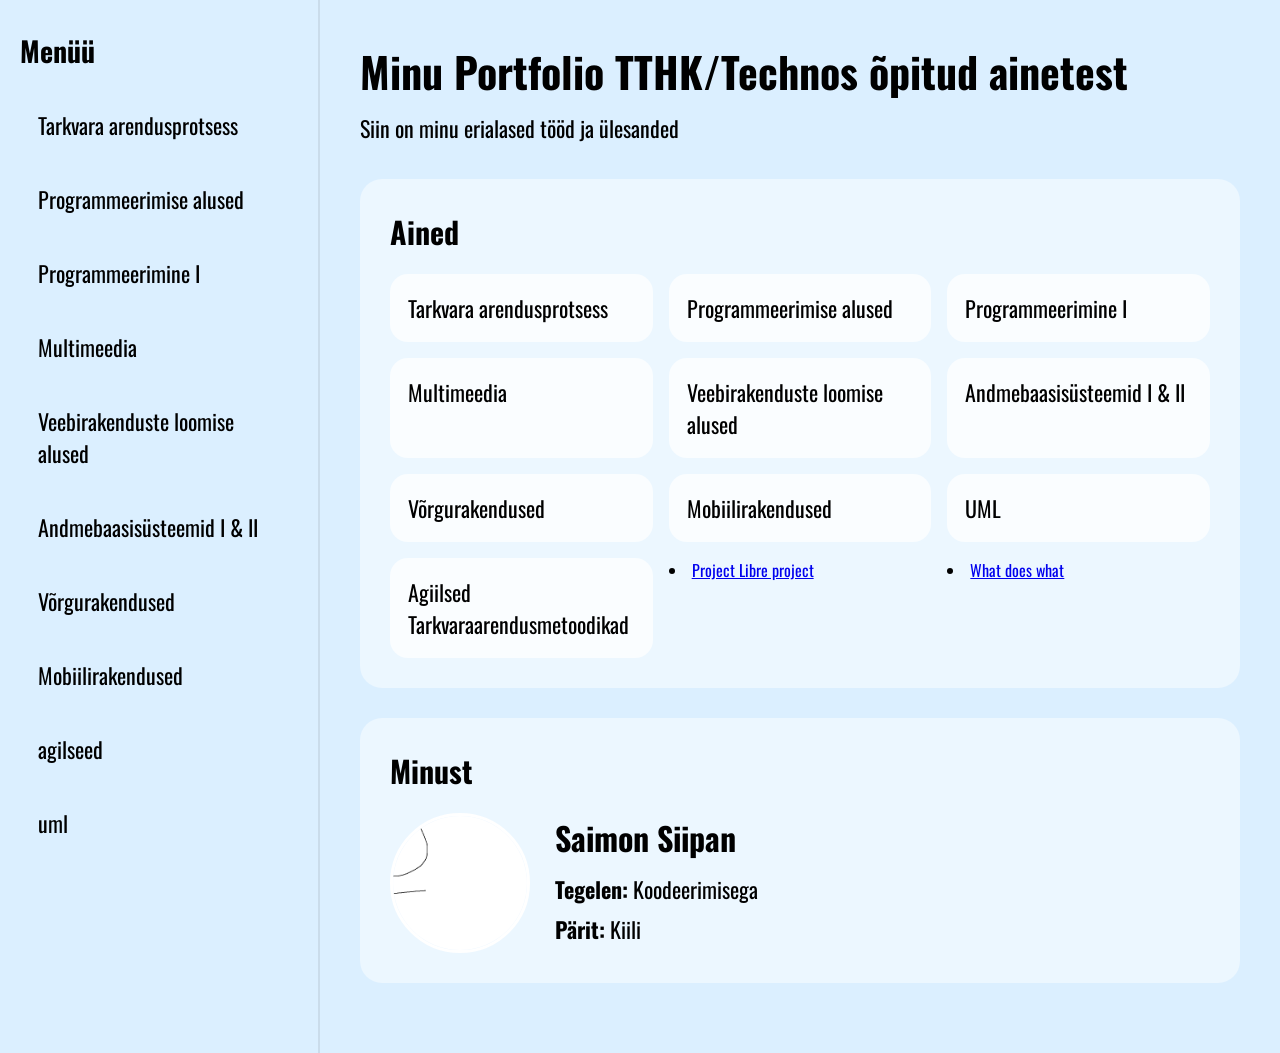
<file: index.html>
<!DOCTYPE html>
<html lang="et">
<head>
  <meta charset="UTF-8" />
  <meta name="viewport" content="width=device-width, initial-scale=1.0" />
  <title>Ainemapp</title>

  <link href="https://fonts.googleapis.com/css2?family=Oswald:wght@300;400;500;600&display=swap" rel="stylesheet">

  <style>
    * {
      margin: 0;
      padding: 0;
      box-sizing: border-box;
    }

    body {
      font-family: 'Oswald', sans-serif;
      background-color: #dbefff;
      color: black;
      min-height: 100vh;
    }

    .layout {
      display: flex;
      min-height: 100vh;
    }

    /* Vasak menüü */
    .sidebar {
      width: 320px;
      padding: 30px 20px;
      display: flex;
      flex-direction: column;
      gap: 14px;
      border-right: 2px solid rgba(0, 0, 0, 0.08);
    }

    .sidebar h2 {
      font-size: 28px;
      margin-bottom: 10px;
    }

    .menu-item {
      text-decoration: none;
      color: black;
      padding: 14px 18px;
      border-radius: 18px;
      transition: 0.3s ease;
      display: block;
      font-size: 22px;
    }

    .menu-item:hover {
      background-color: white;
    }

    /* Parempoolne sisu */
    .content {
      flex: 1;
      padding: 40px;
    }

    h1 {
      font-size: 42px;
      margin-bottom: 10px;
    }

    .subtitle {
      font-size: 22px;
      margin-bottom: 35px;
    }

    .section {
      background-color: rgba(255, 255, 255, 0.45);
      border-radius: 22px;
      padding: 30px;
      margin-bottom: 30px;
    }

    .section h3 {
      font-size: 30px;
      margin-bottom: 20px;
    }

    .subject-list {
      display: grid;
      grid-template-columns: repeat(auto-fit, minmax(230px, 1fr));
      gap: 16px;
    }

    .subject-card {
      background-color: rgba(255, 255, 255, 0.75);
      padding: 18px;
      border-radius: 18px;
      transition: 0.3s ease;
      font-size: 22px;
    }

    .subject-card:hover {
      background-color: white;
      transform: translateY(-4px);
    }

    .subject-card a {
      color: black;
      text-decoration: none;
    }

    .profile {
      display: flex;
      align-items: center;
      gap: 25px;
      flex-wrap: wrap;
    }

    .profile img {
      width: 140px;
      height: 140px;
      object-fit: cover;
      border-radius: 50%;
      border: 3px solid white;
      background-color: white;
    }

    .profile-info h2 {
      font-size: 32px;
      margin-bottom: 12px;
    }

    .profile-info p {
      font-size: 22px;
      margin-bottom: 8px;
    }

    /* Telefonivaade */
    @media (max-width: 768px) {
      .layout {
        flex-direction: column;
      }

      .sidebar {
        width: 100%;
        border-right: none;
        border-bottom: 2px solid rgba(0, 0, 0, 0.08);
      }

      .content {
        padding: 25px 20px;
      }

      h1 {
        font-size: 32px;
      }

      .subtitle {
        font-size: 20px;
      }

      .menu-item {
        font-size: 20px;
      }

      .subject-card {
        font-size: 20px;
      }

      .profile {
        flex-direction: column;
        align-items: flex-start;
      }

      .profile img {
        width: 120px;
        height: 120px;
      }
    }
  </style>
</head>
<body>

  <div class="layout">

    <nav class="sidebar">
      <h2>Menüü</h2>
      <a href="./SDLC.html" class="menu-item">Tarkvara arendusprotsess</a>
      <a href="#" class="menu-item">Programmeerimise alused</a>
      <a href="#" class="menu-item">Programmeerimine I</a>
      <a href="#" class="menu-item">Multimeedia</a>
      <a href="#" class="menu-item">Veebirakenduste loomise alused</a>
      <a href="#" class="menu-item">Andmebaasisüsteemid I & II</a>
      <a href="#" class="menu-item">Võrgurakendused</a>
      <a href="#" class="menu-item">Mobiilirakendused</a>
      <a href="#" class="menu-item">agilseed</a>
      <a href="#" class="menu-item">uml</a>
      
    </nav>

    <main class="content">
      <h1>Minu Portfolio TTHK/Technos õpitud ainetest</h1>
      <p class="subtitle">Siin on minu erialased tööd ja ülesanded</p>

      <section class="section">
        <h3>Ained</h3>
        <div class="subject-list">
          <div class="subject-card"><a href="./SDLC.html">Tarkvara arendusprotsess</a></div>
          <div class="subject-card">Programmeerimise alused</div>
          <div class="subject-card">Programmeerimine I</div>
          <div class="subject-card">Multimeedia</div>
          <div class="subject-card">Veebirakenduste loomise alused</div>
          <div class="subject-card">Andmebaasisüsteemid I & II</div>
          <div class="subject-card">Võrgurakendused</div>
          <div class="subject-card">Mobiilirakendused</div>
          <div class="subject-card"><a href="./uml-index.html">UML</a></div>
          <div class="subject-card"><a href="./agilsed.html">Agiilsed Tarkvaraarendusmetoodikad</a></div>
          <li><a href="./projectdetailprojectlibre.html">Project Libre project </a></li>
          <li><a href="./projectlibrewhatdoeswhat.html">What does what</a></li>
          
        </div>
      </section>

      <section class="section">
        <h3>Minust</h3>
        <div class="profile">
          <img src="/image/mina.png" alt="mina" />

          <div class="profile-info">
            <h2>Saimon Siipan</h2>
            <p><strong>Tegelen:</strong> Koodeerimisega</p>
            <p><strong>Pärit:</strong> Kiili</p>
          </div>
        </div>
      </section>
    </main>

  </div>

</body>
</html>
</file>
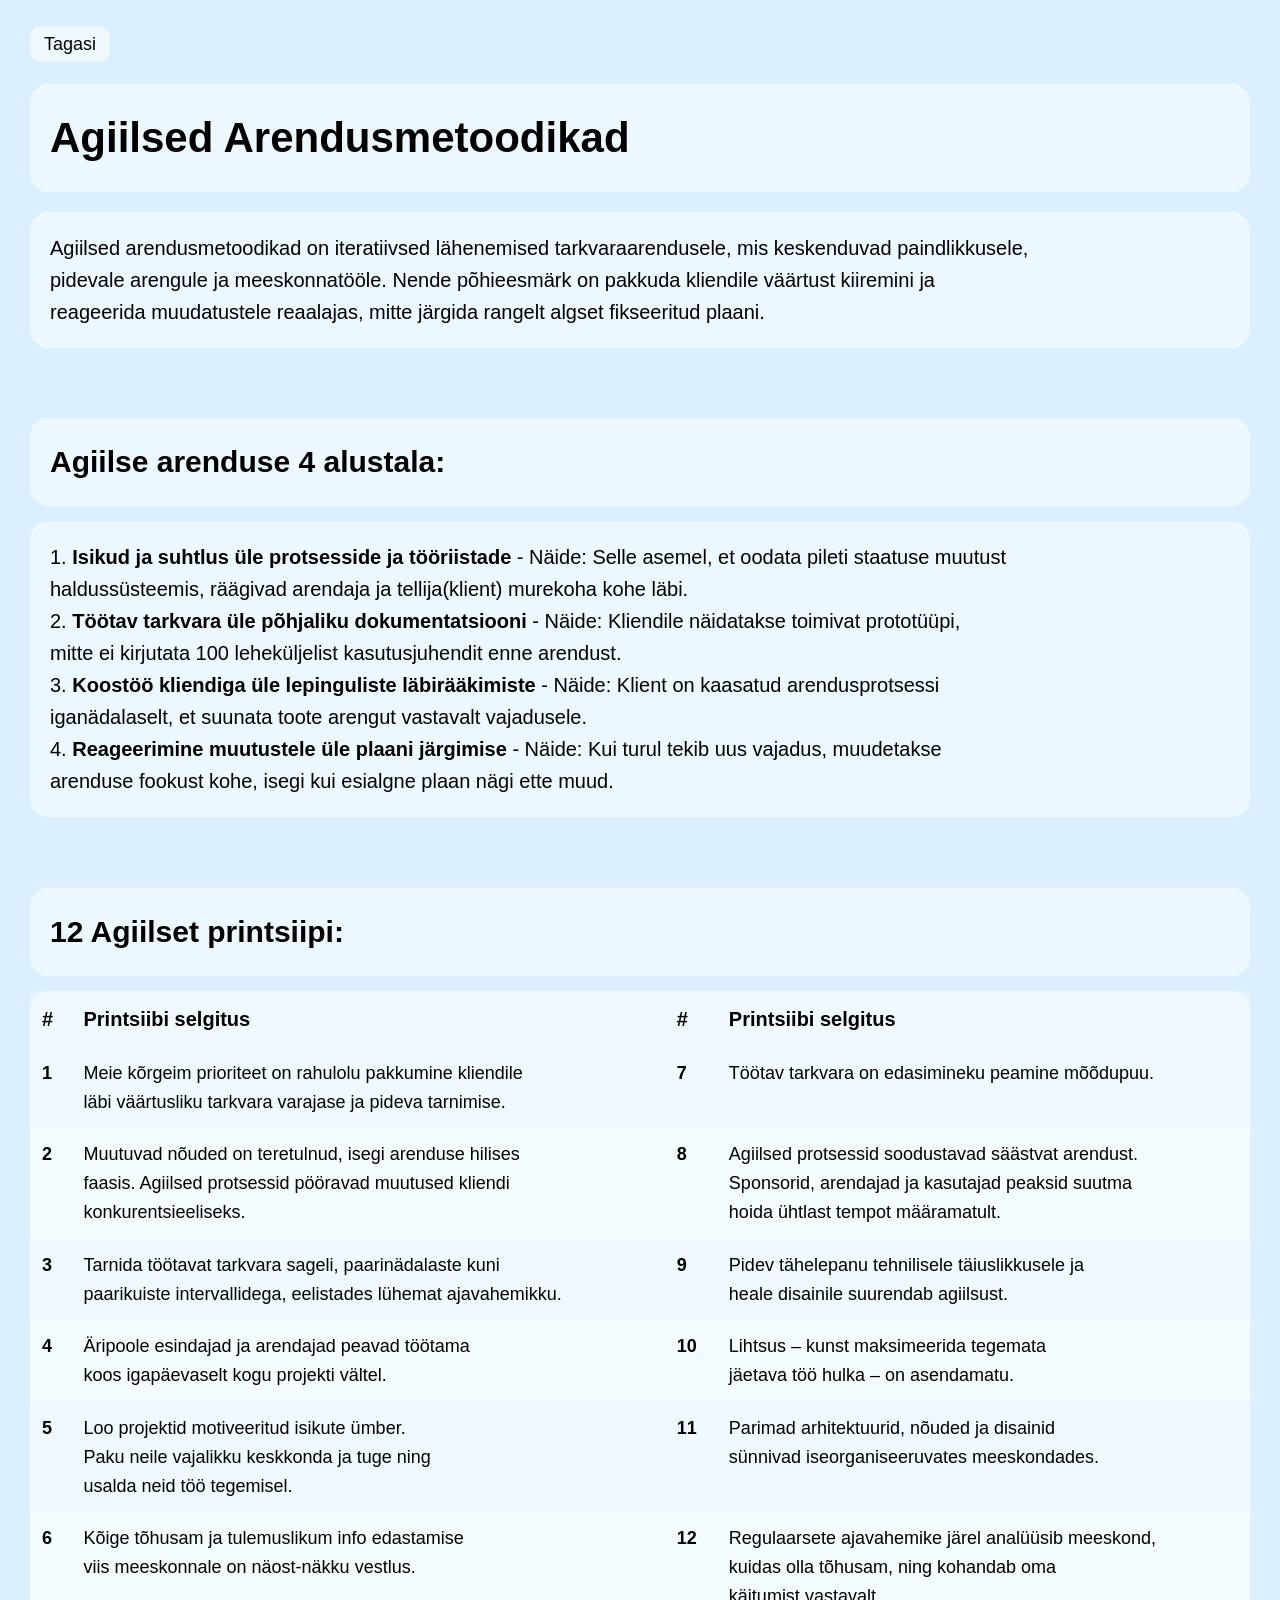
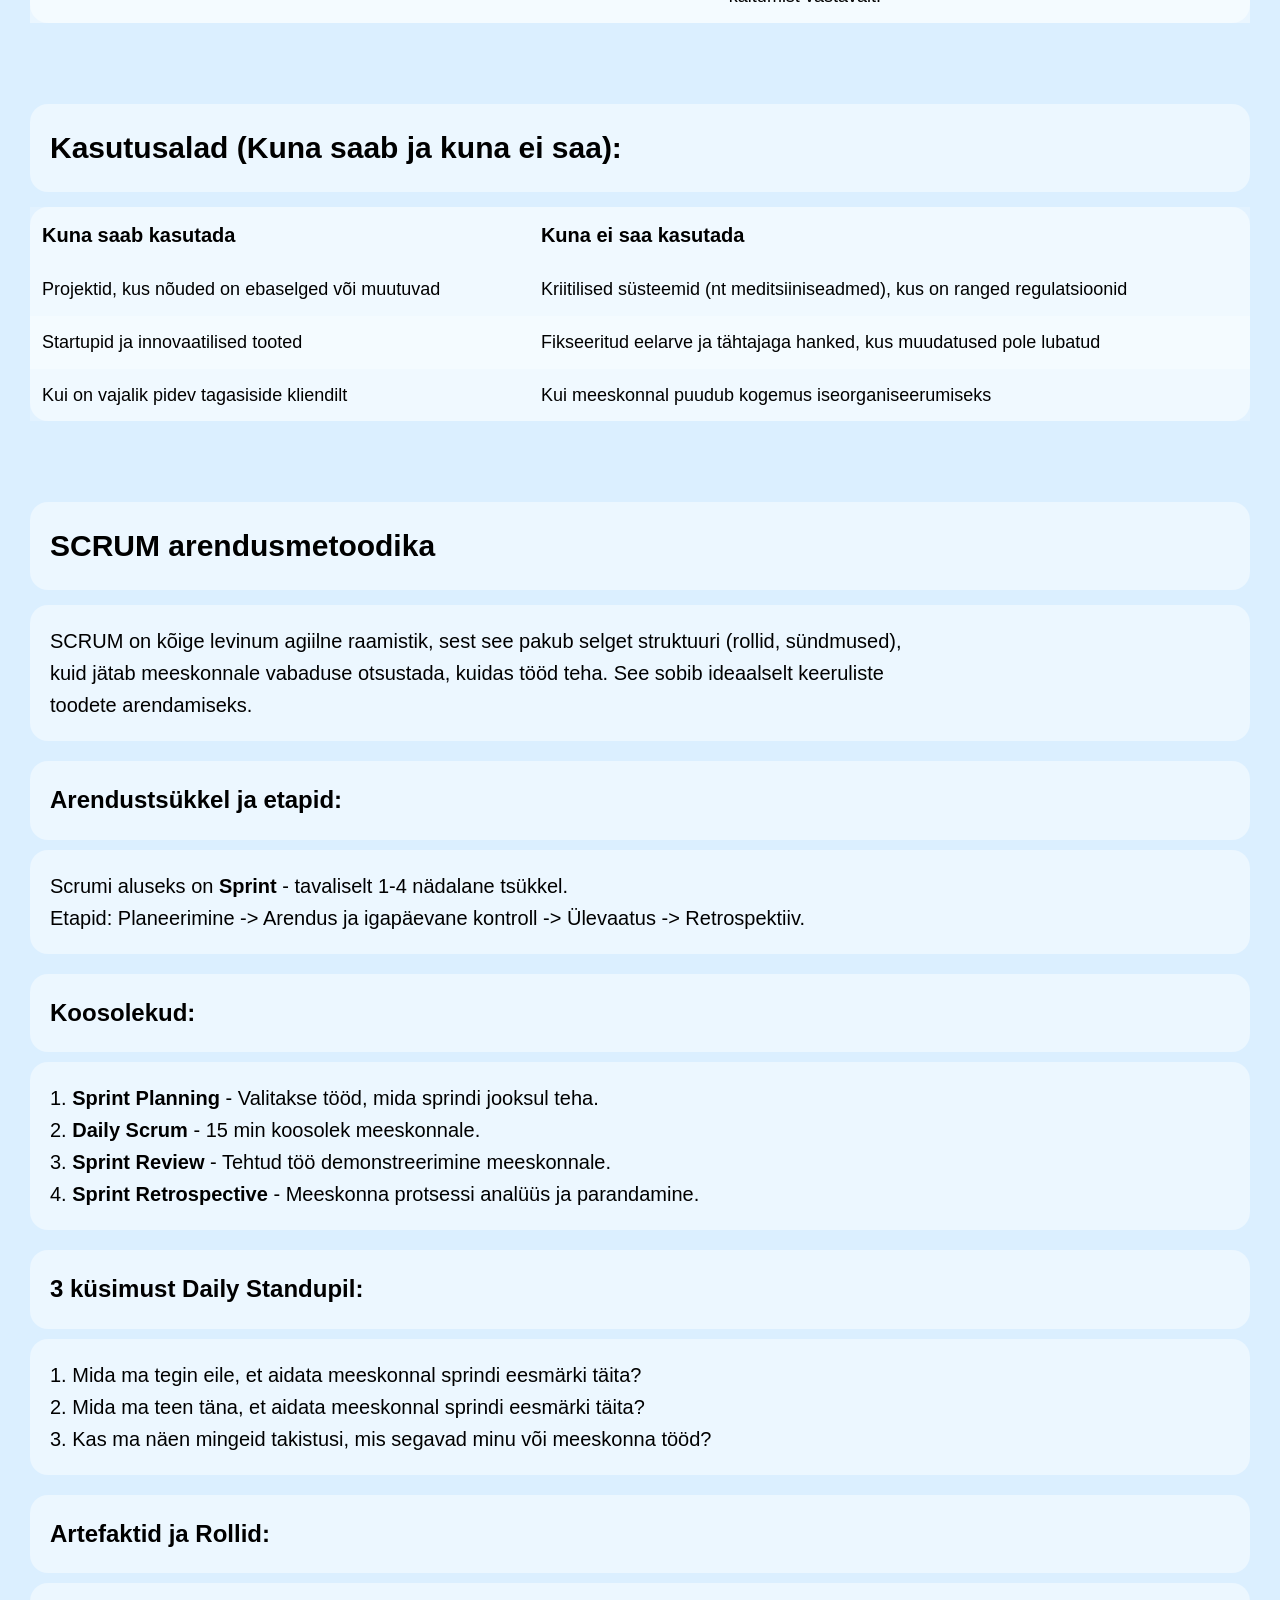
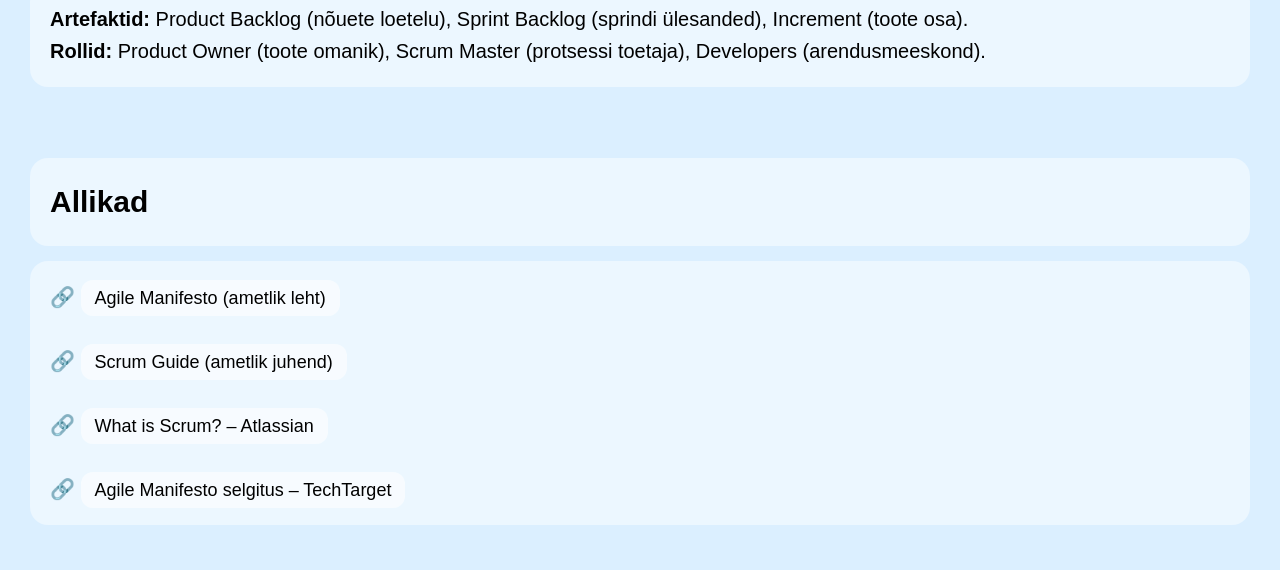
<file: agilsed.html>
<!DOCTYPE html>
<html lang="en">
<head>
    <meta charset="UTF-8">
    <meta name="viewport" content="width=device-width, initial-scale=1.0">
    <link rel="stylesheet" href="style.css">
    <title>Tarkvara arendusProtsess</title>
</head>
<body>
    <a href="index.html">Tagasi</a><br><br/>
    <h1>Agiilsed Arendusmetoodikad</h1>
    <p>
        Agiilsed arendusmetoodikad on iteratiivsed lähenemised tarkvaraarendusele, mis keskenduvad paindlikkusele, <br>
        pidevale arengule ja meeskonnatööle. Nende põhieesmärk on pakkuda kliendile väärtust kiiremini ja <br>
        reageerida muudatustele reaalajas, mitte järgida rangelt algset fikseeritud plaani.
    </p><br>

    <h2>Agiilse arenduse 4 alustala:</h2>
    <p>
        1. <b>Isikud ja suhtlus üle protsesside ja tööriistade</b> - Näide: Selle asemel, et oodata pileti staatuse muutust <br>
        haldussüsteemis, räägivad arendaja ja tellija(klient) murekoha kohe läbi. <br>
        2. <b>Töötav tarkvara üle põhjaliku dokumentatsiooni</b> - Näide: Kliendile näidatakse toimivat prototüüpi, <br>
        mitte ei kirjutata 100 leheküljelist kasutusjuhendit enne arendust. <br>
        3. <b>Koostöö kliendiga üle lepinguliste läbirääkimiste</b> - Näide: Klient on kaasatud arendusprotsessi <br>
        iganädalaselt, et suunata toote arengut vastavalt vajadusele. <br>
        4. <b>Reageerimine muutustele üle plaani järgimise</b> - Näide: Kui turul tekib uus vajadus, muudetakse <br>
        arenduse fookust kohe, isegi kui esialgne plaan nägi ette muud.
    </p><br>

<h2>12 Agiilset printsiipi:</h2>
    <table>
        <thead>
            <tr>
                <th>#</th>
                <th>Printsiibi selgitus</th>
                <th>#</th>
                <th>Printsiibi selgitus</th>
            </tr>
        </thead>
        <tbody>
            <tr>
                <td><b>1</b></td>
                <td>Meie kõrgeim prioriteet on rahulolu pakkumine kliendile <br> läbi väärtusliku tarkvara varajase ja pideva tarnimise.</td>
                <td><b>7</b></td>
                <td>Töötav tarkvara on edasimineku peamine mõõdupuu.</td>
            </tr>
            <tr>
                <td><b>2</b></td>
                <td>Muutuvad nõuded on teretulnud, isegi arenduse hilises <br> faasis. Agiilsed protsessid pööravad muutused kliendi <br> konkurentsieeliseks.</td>
                <td><b>8</b></td>
                <td>Agiilsed protsessid soodustavad säästvat arendust. <br> Sponsorid, arendajad ja kasutajad peaksid suutma <br> hoida ühtlast tempot määramatult.</td>
            </tr>
            <tr>
                <td><b>3</b></td>
                <td>Tarnida töötavat tarkvara sageli, paarinädalaste kuni <br> paarikuiste intervallidega, eelistades lühemat ajavahemikku.</td>
                <td><b>9</b></td>
                <td>Pidev tähelepanu tehnilisele täiuslikkusele ja <br> heale disainile suurendab agiilsust.</td>
            </tr>
            <tr>
                <td><b>4</b></td>
                <td>Äripoole esindajad ja arendajad peavad töötama <br> koos igapäevaselt kogu projekti vältel.</td>
                <td><b>10</b></td>
                <td>Lihtsus – kunst maksimeerida tegemata <br> jäetava töö hulka – on asendamatu.</td>
            </tr>
            <tr>
                <td><b>5</b></td>
                <td>Loo projektid motiveeritud isikute ümber. <br> Paku neile vajalikku keskkonda ja tuge ning <br> usalda neid töö tegemisel.</td>
                <td><b>11</b></td>
                <td>Parimad arhitektuurid, nõuded ja disainid <br> sünnivad iseorganiseeruvates meeskondades.</td>
            </tr>
            <tr>
                <td><b>6</b></td>
                <td>Kõige tõhusam ja tulemuslikum info edastamise <br> viis meeskonnale on näost-näkku vestlus.</td>
                <td><b>12</b></td>
                <td>Regulaarsete ajavahemike järel analüüsib meeskond, <br> kuidas olla tõhusam, ning kohandab oma <br> käitumist vastavalt.</td>
            </tr>
        </tbody>
    </table><br><br>

    <h2>Kasutusalad (Kuna saab ja kuna ei saa):</h2>
    <table>
        <thead>
            <tr>
                <th>Kuna saab kasutada</th>
                <th>Kuna ei saa kasutada</th>
            </tr>
        </thead>
        <tbody>
            <tr>
                <td>Projektid, kus nõuded on ebaselged või muutuvad</td>
                <td>Kriitilised süsteemid (nt meditsiiniseadmed), kus on ranged regulatsioonid</td>
            </tr>
            <tr>
                <td>Startupid ja innovaatilised tooted</td>
                <td>Fikseeritud eelarve ja tähtajaga hanked, kus muudatused pole lubatud</td>
            </tr>
            <tr>
                <td>Kui on vajalik pidev tagasiside kliendilt</td>
                <td>Kui meeskonnal puudub kogemus iseorganiseerumiseks</td>
            </tr>
        </tbody>
    </table><br><br>

    <h2 id="scrum">SCRUM arendusmetoodika</h2>
    <p>
        SCRUM on kõige levinum agiilne raamistik, sest see pakub selget struktuuri (rollid, sündmused), <br>
        kuid jätab meeskonnale vabaduse otsustada, kuidas tööd teha. See sobib ideaalselt keeruliste <br>
        toodete arendamiseks.
    </p>

    <h3>Arendustsükkel ja etapid:</h3>
    <p>
        Scrumi aluseks on <b>Sprint</b> - tavaliselt 1-4 nädalane tsükkel. <br>
        Etapid: Planeerimine -> Arendus ja igapäevane kontroll -> Ülevaatus -> Retrospektiiv.
    </p>

    <h3>Koosolekud:</h3>
    <p>
        1. <b>Sprint Planning</b> - Valitakse tööd, mida sprindi jooksul teha. <br>
        2. <b>Daily Scrum</b> - 15 min koosolek meeskonnale. <br>
        3. <b>Sprint Review</b> - Tehtud töö demonstreerimine meeskonnale. <br>
        4. <b>Sprint Retrospective</b> - Meeskonna protsessi analüüs ja parandamine.
    </p>

    <h3>3 küsimust Daily Standupil:</h3>
    <p>
        1. Mida ma tegin eile, et aidata meeskonnal sprindi eesmärki täita? <br>
        2. Mida ma teen täna, et aidata meeskonnal sprindi eesmärki täita? <br>
        3. Kas ma näen mingeid takistusi, mis segavad minu või meeskonna tööd?
    </p>

    <h3>Artefaktid ja Rollid:</h3>
    <p>
        <b>Artefaktid:</b> Product Backlog (nõuete loetelu), Sprint Backlog (sprindi ülesanded), Increment (toote osa). <br>
        <b>Rollid:</b> Product Owner (toote omanik), Scrum Master (protsessi toetaja), Developers (arendusmeeskond).
    </p><br>
    <h2>Allikad</h2>

<div class="section">
    <p>
        🔗 <a href="https://agilemanifesto.org/" target="_blank">
        Agile Manifesto (ametlik leht)</a><br><br>

        🔗 <a href="https://scrumguides.org/" target="_blank">
        Scrum Guide (ametlik juhend)</a><br><br>

        🔗 <a href="https://www.atlassian.com/agile/scrum" target="_blank">
        What is Scrum? – Atlassian</a><br><br>

        🔗 <a href="https://www.techtarget.com/searchcio/definition/Agile-Manifesto" target="_blank">
        Agile Manifesto selgitus – TechTarget</a>
    </p>
</div>
</file>
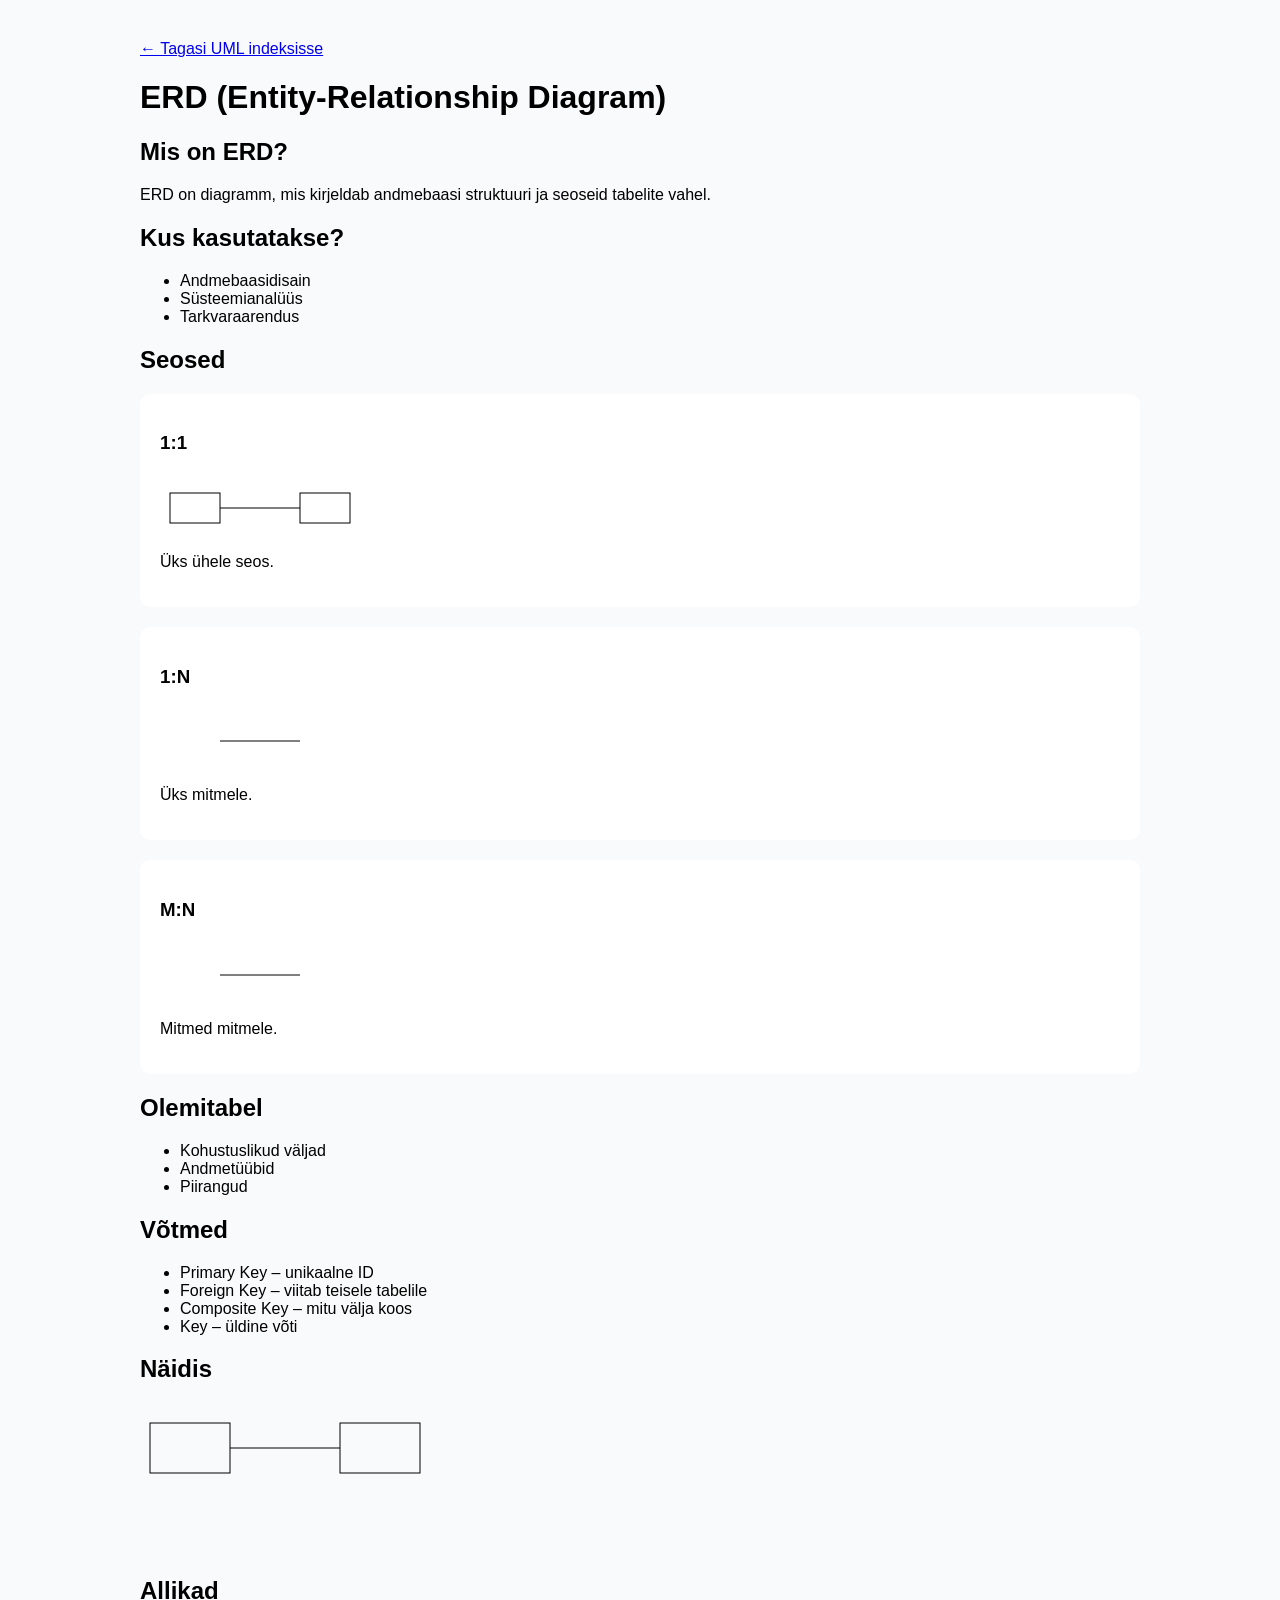
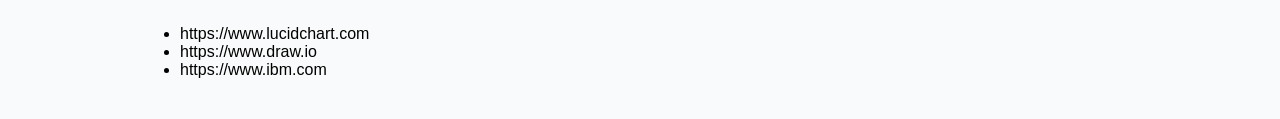
<file: erd.html>
<!DOCTYPE html>
<html lang="et">
<head>
<meta charset="UTF-8">
<title>ERD</title>
<style>
body { font-family: Arial; margin:40px; background:#f9fafb;}
.container { max-width:1000px; margin:auto;}
.card { background:white; padding:20px; margin:20px 0; border-radius:10px;}
</style>
</head>
<body>
<div class="container">

<a href="uml-index.html">← Tagasi UML indeksisse</a>

<h1>ERD (Entity-Relationship Diagram)</h1>

<h2>Mis on ERD?</h2>
<p>ERD on diagramm, mis kirjeldab andmebaasi struktuuri ja seoseid tabelite vahel.</p>

<h2>Kus kasutatakse?</h2>
<ul>
<li>Andmebaasidisain</li>
<li>Süsteemianalüüs</li>
<li>Tarkvaraarendus</li>
</ul>

<h2>Seosed</h2>

<div class="card">
<h3>1:1</h3>
<svg width="200" height="60">
<rect x="10" y="20" width="50" height="30" fill="none" stroke="black"/>
<rect x="140" y="20" width="50" height="30" fill="none" stroke="black"/>
<line x1="60" y1="35" x2="140" y2="35" stroke="black"/>
</svg>
<p>Üks ühele seos.</p>
</div>

<div class="card">
<h3>1:N</h3>
<svg width="200" height="60">
<line x1="60" y1="35" x2="140" y2="35" stroke="black"/>
</svg>
<p>Üks mitmele.</p>
</div>

<div class="card">
<h3>M:N</h3>
<svg width="200" height="60">
<line x1="60" y1="35" x2="140" y2="35" stroke="black"/>
</svg>
<p>Mitmed mitmele.</p>
</div>

<h2>Olemitabel</h2>
<ul>
<li>Kohustuslikud väljad</li>
<li>Andmetüübid</li>
<li>Piirangud</li>
</ul>

<h2>Võtmed</h2>
<ul>
<li>Primary Key – unikaalne ID</li>
<li>Foreign Key – viitab teisele tabelile</li>
<li>Composite Key – mitu välja koos</li>
<li>Key – üldine võti</li>
</ul>

<h2>Näidis</h2>
<svg width="300" height="150">
<rect x="10" y="20" width="80" height="50" fill="none" stroke="black"/>
<rect x="200" y="20" width="80" height="50" fill="none" stroke="black"/>
<line x1="90" y1="45" x2="200" y2="45" stroke="black"/>
</svg>

<h2>Allikad</h2>
<ul>
<li>https://www.lucidchart.com</li>
<li>https://www.draw.io</li>
<li>https://www.ibm.com</li>
</ul>

</div>
</body>
</html>
</file>
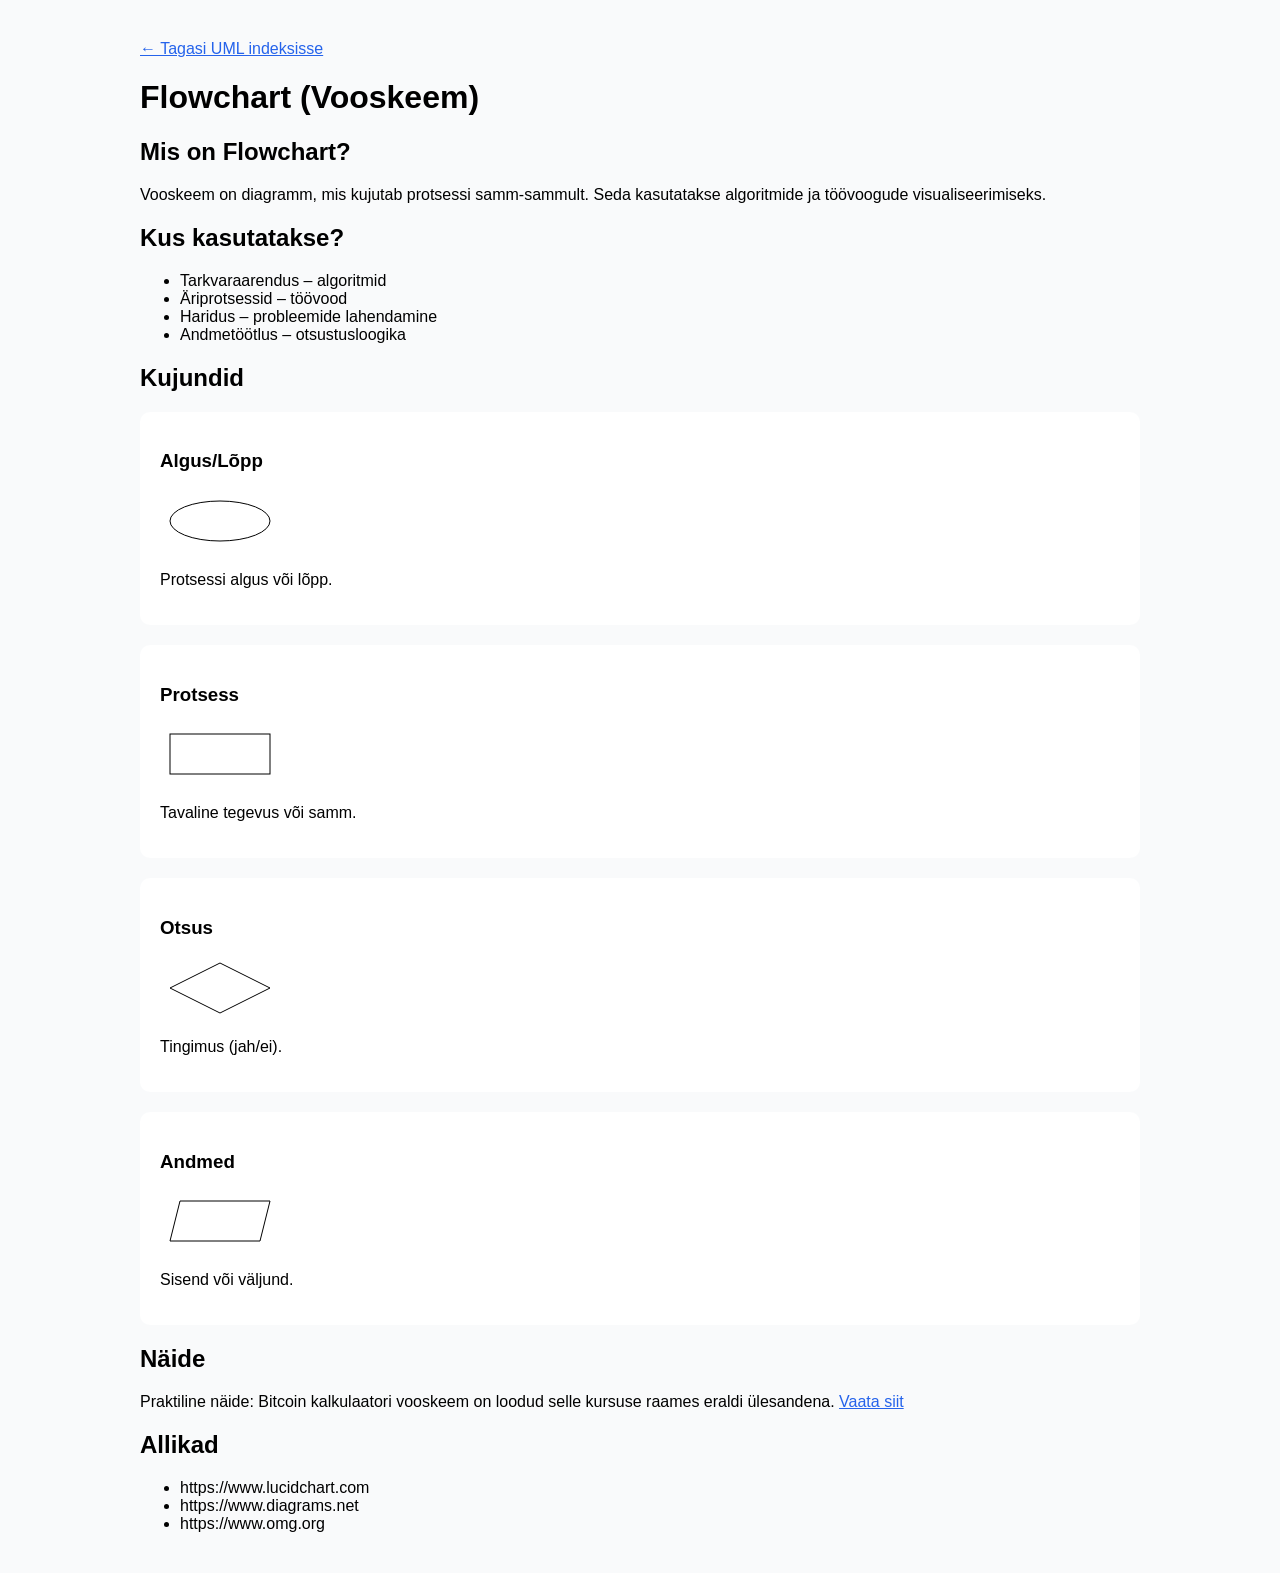
<file: flowchart.html>
<!DOCTYPE html>
<html lang="et">
<head>
<meta charset="UTF-8">
<title>Flowchart</title>
<style>
body { font-family: Arial; margin:40px; background:#f9fafb;}
.container { max-width:1000px; margin:auto;}
.card { background:white; padding:20px; margin:20px 0; border-radius:10px;}
a { color:#2563eb;}
</style>
</head>
<body>
<div class="container">

<a href="uml-index.html">← Tagasi UML indeksisse</a>

<h1>Flowchart (Vooskeem)</h1>

<h2>Mis on Flowchart?</h2>
<p>Vooskeem on diagramm, mis kujutab protsessi samm-sammult. Seda kasutatakse algoritmide ja töövoogude visualiseerimiseks.</p>

<h2>Kus kasutatakse?</h2>
<ul>
<li>Tarkvaraarendus – algoritmid</li>
<li>Äriprotsessid – töövood</li>
<li>Haridus – probleemide lahendamine</li>
<li>Andmetöötlus – otsustusloogika</li>
</ul>

<h2>Kujundid</h2>

<div class="card">
<h3>Algus/Lõpp</h3>
<svg width="120" height="60">
<ellipse cx="60" cy="30" rx="50" ry="20" fill="none" stroke="black"/>
</svg>
<p>Protsessi algus või lõpp.</p>
</div>

<div class="card">
<h3>Protsess</h3>
<svg width="120" height="60">
<rect x="10" y="10" width="100" height="40" fill="none" stroke="black"/>
</svg>
<p>Tavaline tegevus või samm.</p>
</div>

<div class="card">
<h3>Otsus</h3>
<svg width="120" height="60">
<polygon points="60,5 110,30 60,55 10,30" fill="none" stroke="black"/>
</svg>
<p>Tingimus (jah/ei).</p>
</div>

<div class="card">
<h3>Andmed</h3>
<svg width="120" height="60">
<polygon points="20,10 110,10 100,50 10,50" fill="none" stroke="black"/>
</svg>
<p>Sisend või väljund.</p>
</div>

<h2>Näide</h2>
<p>Praktiline näide: Bitcoin kalkulaatori vooskeem on loodud selle kursuse raames eraldi ülesandena. 
<a href="bitcoin-flowchart.html">Vaata siit</a></p>

<h2>Allikad</h2>
<ul>
<li>https://www.lucidchart.com</li>
<li>https://www.diagrams.net</li>
<li>https://www.omg.org</li>
</ul>

</div>
</body>
</html>
</file>
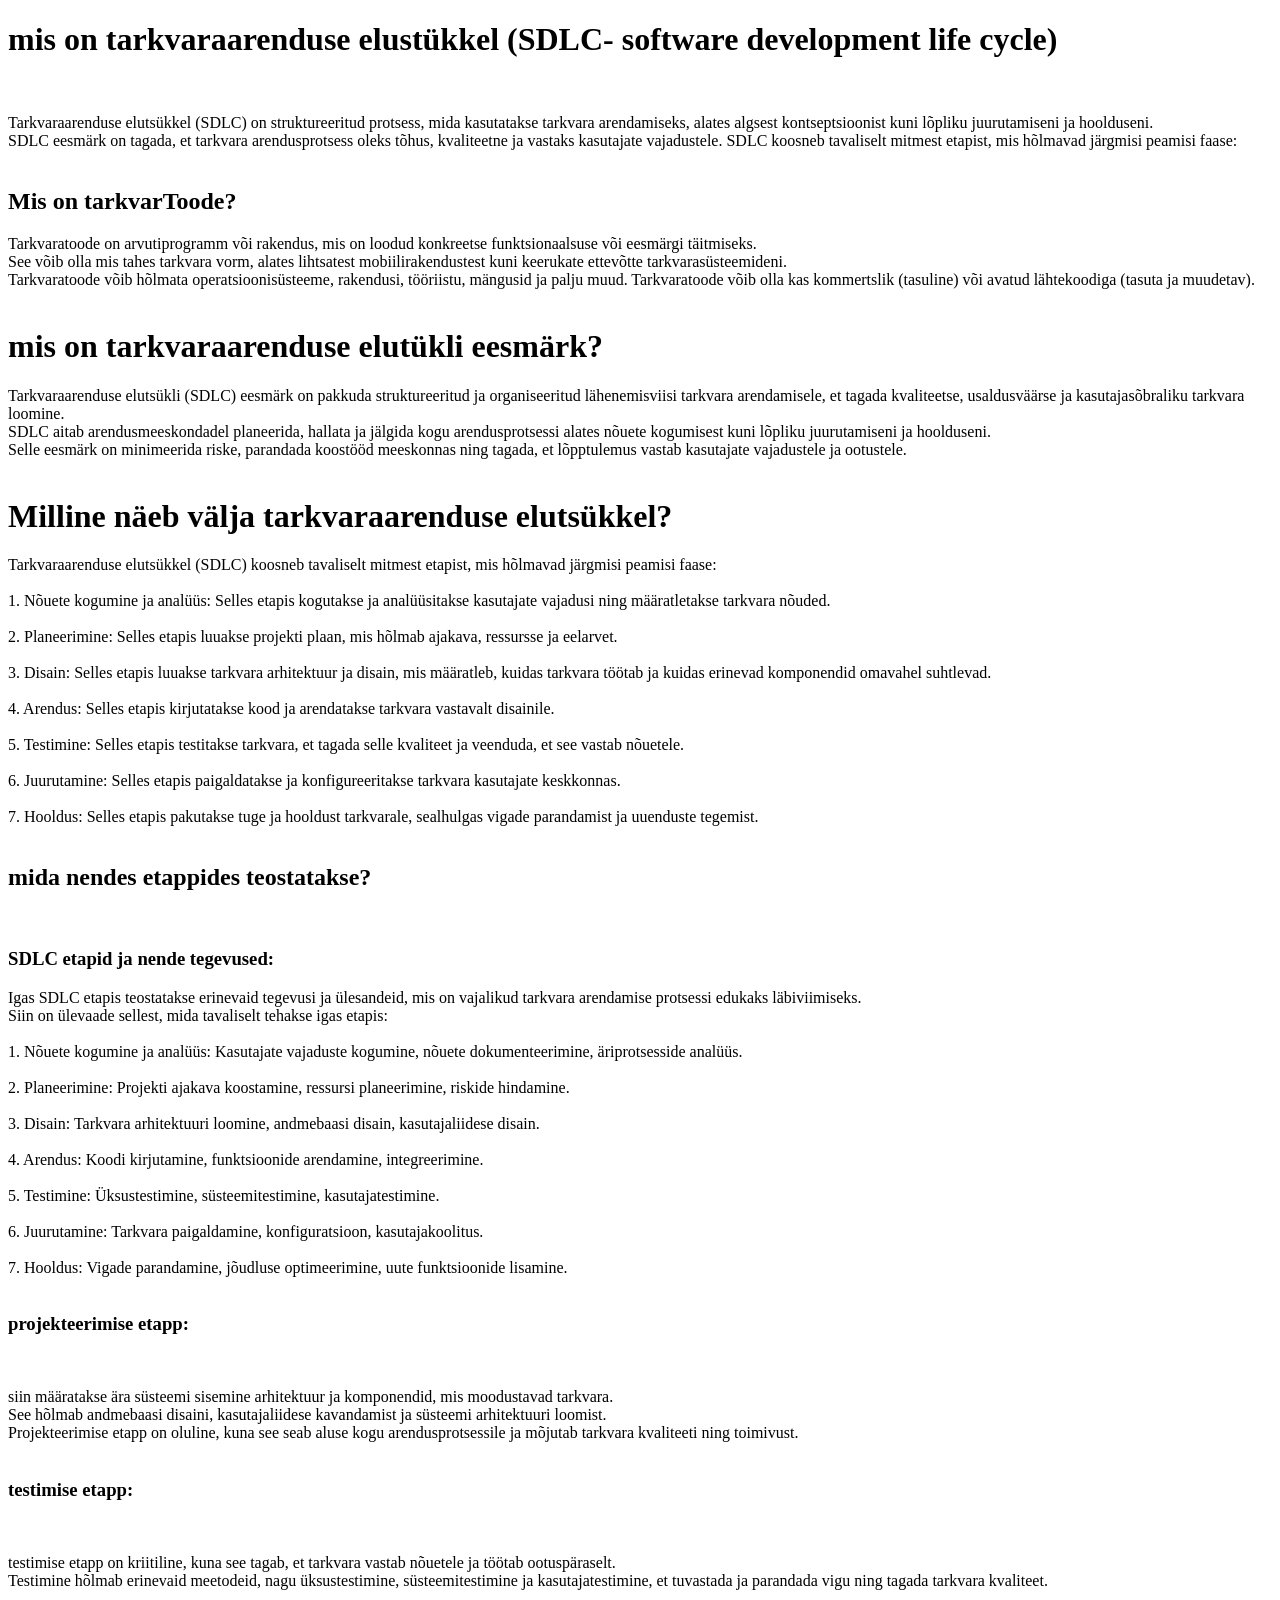
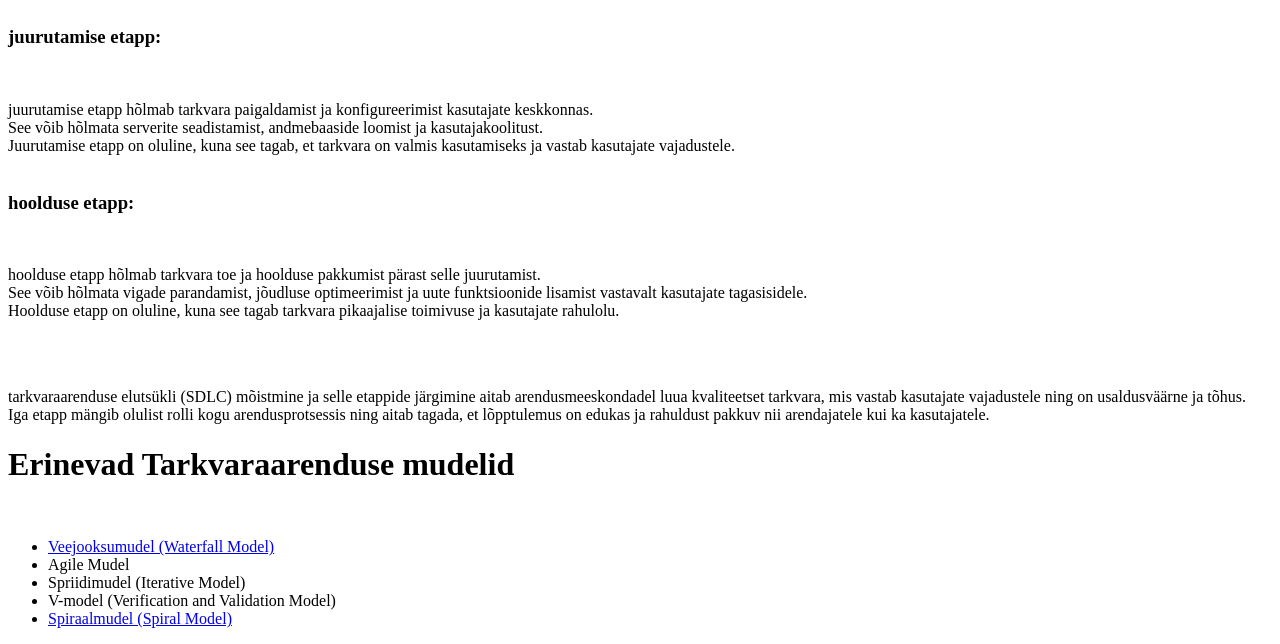
<file: SDLC.html>
<!DOCTYPE html>
<html lang="en">
<head>
    <meta charset="UTF-8">
    <meta name="viewport" content="width=device-width, initial-scale=1.0">
    <title>Tarkvara arendusProtsess</title>
</head>
<body>
    <h1>mis on tarkvaraarenduse elustükkel (SDLC- software development life cycle)</h1><br/>
    <p>
        Tarkvaraarenduse elutsükkel (SDLC) on struktureeritud protsess, mida kasutatakse tarkvara arendamiseks, alates algsest kontseptsioonist kuni lõpliku juurutamiseni ja hoolduseni.<br/>
        SDLC eesmärk on tagada, et tarkvara arendusprotsess oleks tõhus, kvaliteetne ja vastaks kasutajate vajadustele. SDLC koosneb tavaliselt mitmest etapist, mis hõlmavad järgmisi peamisi faase:<br/><br/>
    </p>
    <h2>Mis on tarkvarToode?</h2>
    <p>
        Tarkvaratoode on arvutiprogramm või rakendus, mis on loodud konkreetse funktsionaalsuse või eesmärgi täitmiseks. <br/>
        See võib olla mis tahes tarkvara vorm, alates lihtsatest mobiilirakendustest kuni keerukate ettevõtte tarkvarasüsteemideni. <br/>
        Tarkvaratoode võib hõlmata operatsioonisüsteeme, rakendusi, tööriistu, mängusid ja palju muud. Tarkvaratoode võib olla kas kommertslik (tasuline) või avatud lähtekoodiga (tasuta ja muudetav).<br/><br/>
    </p>
    <h1>mis on tarkvaraarenduse elutükli eesmärk?</h1>
    <p>
        Tarkvaraarenduse elutsükli (SDLC) eesmärk on pakkuda struktureeritud ja organiseeritud lähenemisviisi tarkvara arendamisele, et tagada kvaliteetse, usaldusväärse ja kasutajasõbraliku tarkvara loomine. <br/>
        SDLC aitab arendusmeeskondadel planeerida, hallata ja jälgida kogu arendusprotsessi alates nõuete kogumisest kuni lõpliku juurutamiseni ja hoolduseni. <br/>
        Selle eesmärk on minimeerida riske, parandada koostööd meeskonnas ning tagada, et lõpptulemus vastab kasutajate vajadustele ja ootustele.<br/><br/>
    </p>
    <h1>Milline näeb välja tarkvaraarenduse elutsükkel?</h1>
    <p>
        Tarkvaraarenduse elutsükkel (SDLC) koosneb tavaliselt mitmest etapist, mis hõlmavad järgmisi peamisi faase:<br/><br/>
        1. Nõuete kogumine ja analüüs: Selles etapis kogutakse ja analüüsitakse kasutajate vajadusi ning määratletakse tarkvara nõuded.<br/><br/>
        2. Planeerimine: Selles etapis luuakse projekti plaan, mis hõlmab ajakava, ressursse ja eelarvet.<br/><br/>
        3. Disain: Selles etapis luuakse tarkvara arhitektuur ja disain, mis määratleb, kuidas tarkvara töötab ja kuidas erinevad komponendid omavahel suhtlevad.<br/><br/>
        4. Arendus: Selles etapis kirjutatakse kood ja arendatakse tarkvara vastavalt disainile.<br/><br/>
        5. Testimine: Selles etapis testitakse tarkvara, et tagada selle kvaliteet ja veenduda, et see vastab nõuetele.<br/><br/>
        6. Juurutamine: Selles etapis paigaldatakse ja konfigureeritakse tarkvara kasutajate keskkonnas.<br/><br/>
        7. Hooldus: Selles etapis pakutakse tuge ja hooldust tarkvarale, sealhulgas vigade parandamist ja uuenduste tegemist.<br/><br/>
    </p>
    <h2>mida nendes etappides teostatakse?</h2><br/>
    <h3>SDLC etapid ja nende tegevused:</h3>
    <p>
        Igas SDLC etapis teostatakse erinevaid tegevusi ja ülesandeid, mis on vajalikud tarkvara arendamise protsessi edukaks läbiviimiseks. <br/>
        Siin on ülevaade sellest, mida tavaliselt tehakse igas etapis:<br/><br/>
        1. Nõuete kogumine ja analüüs: Kasutajate vajaduste kogumine, nõuete dokumenteerimine, äriprotsesside analüüs.<br/><br/>
        2. Planeerimine: Projekti ajakava koostamine, ressursi planeerimine, riskide hindamine.<br/><br/>
        3. Disain: Tarkvara arhitektuuri loomine, andmebaasi disain, kasutajaliidese disain.<br/><br/>
        4. Arendus: Koodi kirjutamine, funktsioonide arendamine, integreerimine.<br/><br/>
        5. Testimine: Üksustestimine, süsteemitestimine, kasutajatestimine.<br/><br/>
        6. Juurutamine: Tarkvara paigaldamine, konfiguratsioon, kasutajakoolitus.<br/><br/>
        7. Hooldus: Vigade parandamine, jõudluse optimeerimine, uute funktsioonide lisamine.<br/><br/>
    </p>
    <h3>projekteerimise etapp:</h3><br/>
    <p>
        siin määratakse ära süsteemi sisemine arhitektuur ja komponendid, mis moodustavad tarkvara. <br/>
        See hõlmab andmebaasi disaini, kasutajaliidese kavandamist ja süsteemi arhitektuuri loomist. <br/>
        Projekteerimise etapp on oluline, kuna see seab aluse kogu arendusprotsessile ja mõjutab tarkvara kvaliteeti ning toimivust.<br/><br/>
    </p>
    <h3>testimise etapp:</h3><br/>
    <p>
        testimise etapp on kriitiline, kuna see tagab, et tarkvara vastab nõuetele ja töötab ootuspäraselt. <br/>
        Testimine hõlmab erinevaid meetodeid, nagu üksustestimine, süsteemitestimine ja kasutajatestimine, et tuvastada ja parandada vigu ning tagada tarkvara kvaliteet.<br/><br/>
    </p>
    <h3>juurutamise etapp:</h3><br/>
    <p>
        juurutamise etapp hõlmab tarkvara paigaldamist ja konfigureerimist kasutajate keskkonnas. <br/>
        See võib hõlmata serverite seadistamist, andmebaaside loomist ja kasutajakoolitust. <br/>
        Juurutamise etapp on oluline, kuna see tagab, et tarkvara on valmis kasutamiseks ja vastab kasutajate vajadustele.<br/><br/>
    </p>
    <h3>hoolduse etapp:</h3><br/>
    <p>
        hoolduse etapp hõlmab tarkvara toe ja hoolduse pakkumist pärast selle juurutamist. <br/>
        See võib hõlmata vigade parandamist, jõudluse optimeerimist ja uute funktsioonide lisamist vastavalt kasutajate tagasisidele. <br/>
        Hoolduse etapp on oluline, kuna see tagab tarkvara pikaajalise toimivuse ja kasutajate rahulolu.<br/><br/>
    </p><br/>
    <p>tarkvaraarenduse elutsükli (SDLC) mõistmine ja selle etappide järgimine aitab arendusmeeskondadel luua kvaliteetset tarkvara, mis vastab kasutajate vajadustele ning on usaldusväärne ja tõhus. <br/>
        Iga etapp mängib olulist rolli kogu arendusprotsessis ning aitab tagada, et lõpptulemus on edukas ja rahuldust pakkuv nii arendajatele kui ka kasutajatele.
    <h1>Erinevad Tarkvaraarenduse mudelid</h1><br/>
    <p>
        <ul>
            <li><a href="./SDLCmodels/waterfall.html">Veejooksumudel (Waterfall Model)</a></li>
            <li>Agile Mudel</li>
            <li>Spriidimudel (Iterative Model)</li>
            <li>V-model (Verification and Validation Model)</li>
            <li><a href="./SDLCmodels/spiraalmudel.html">Spiraalmudel (Spiral Model)</a></li>

    </p>

</body>
</html>
</file>
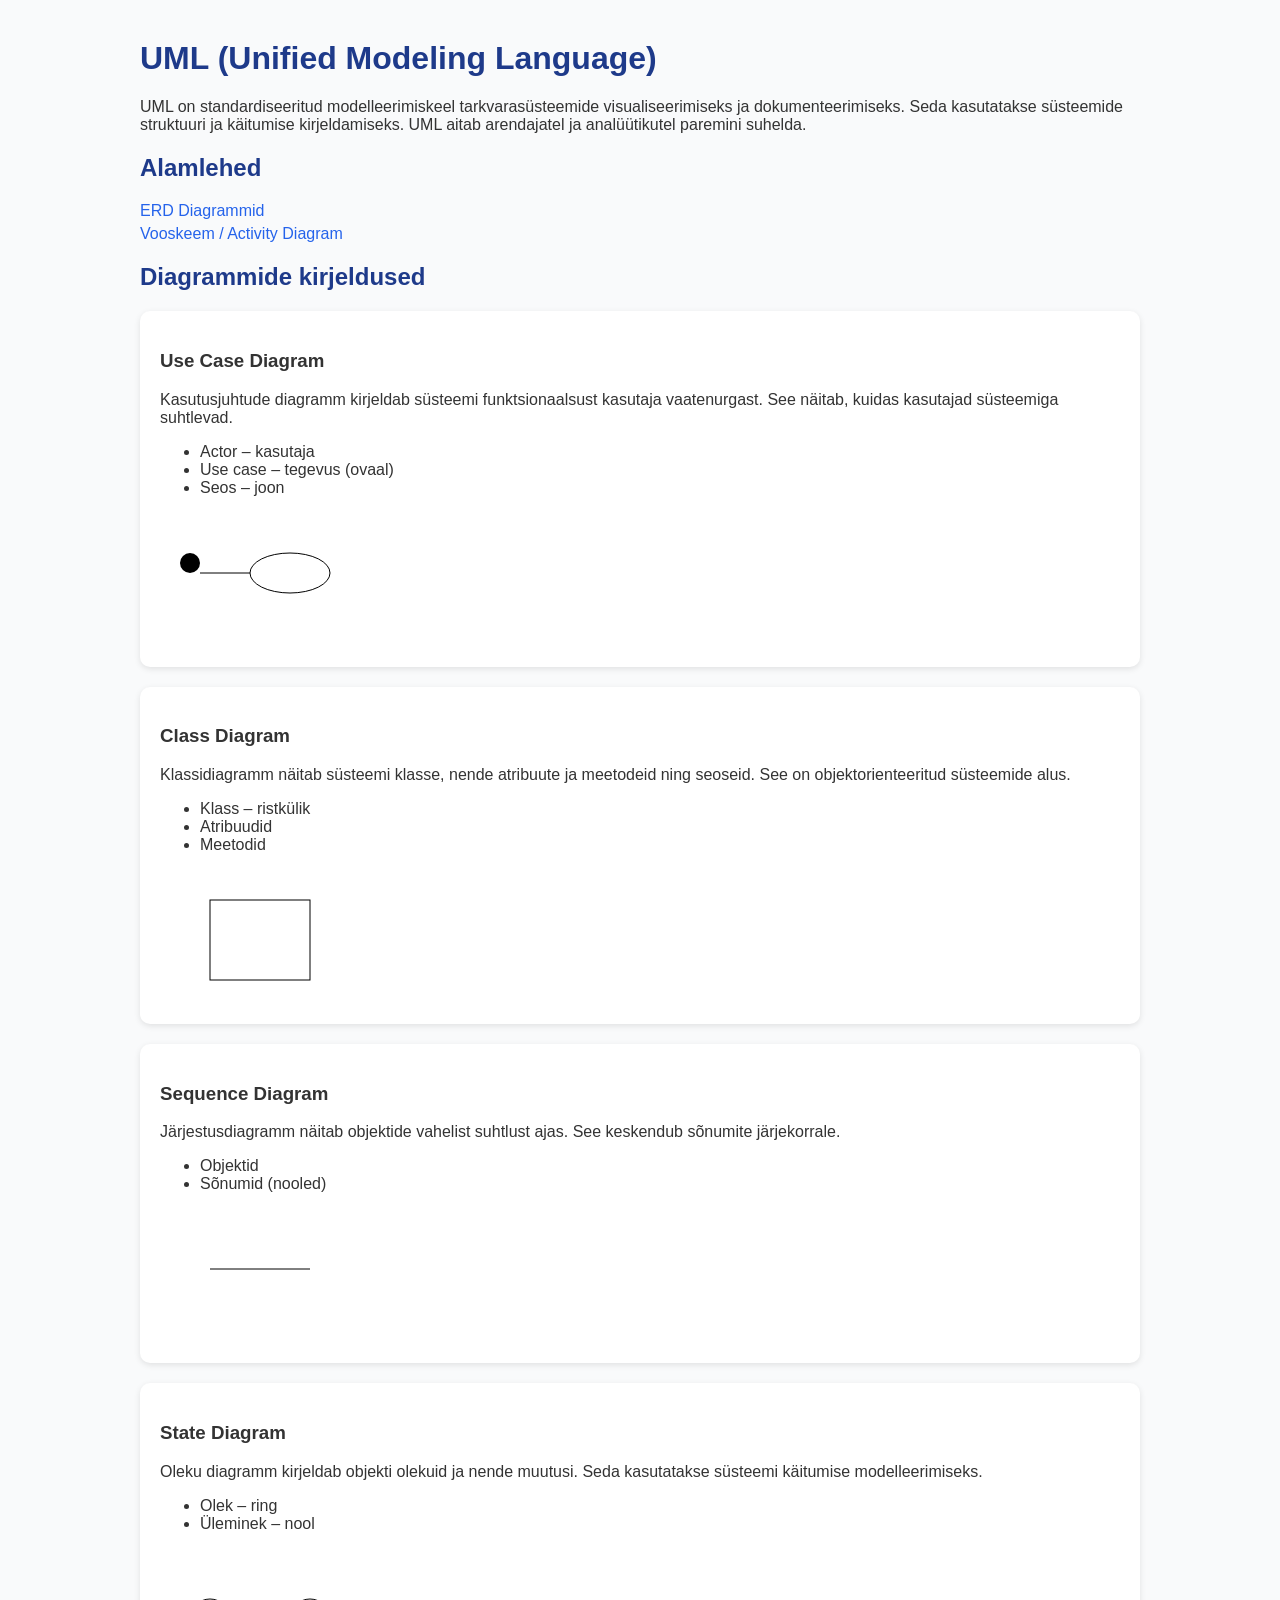
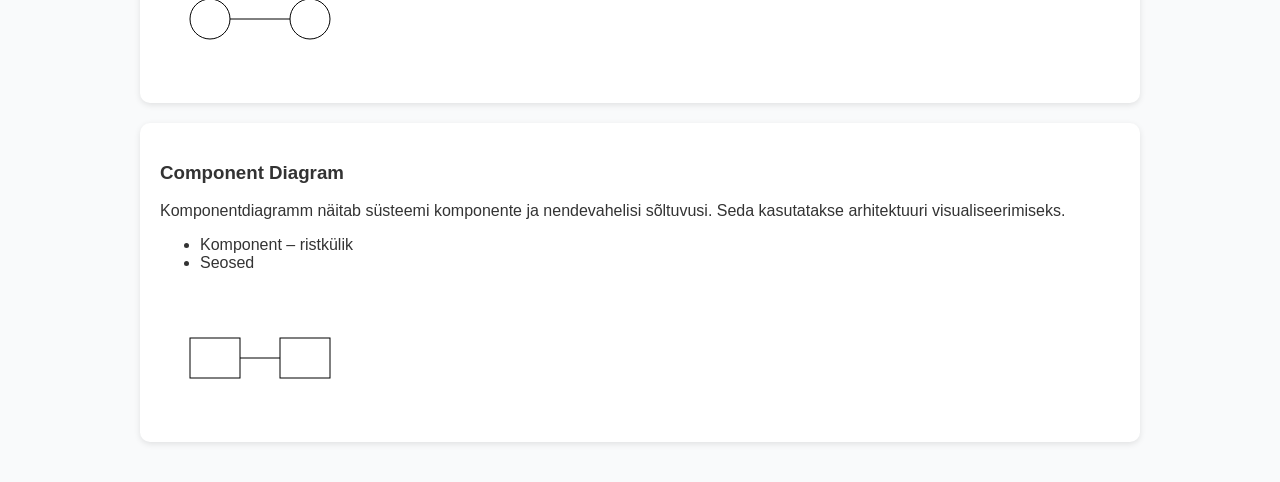
<file: uml-index.html>
<!DOCTYPE html>
<html lang="et">
<head>
<meta charset="UTF-8">
<title>UML Indeks</title>
<style>
body { font-family: Arial; margin: 40px; background:#f9fafb; color:#333;}
h1,h2 { color:#1e3a8a;}
.container { max-width:1000px; margin:auto;}
.card { background:white; padding:20px; margin:20px 0; border-radius:10px; box-shadow:0 2px 6px rgba(0,0,0,0.1);}
.links a { display:block; margin:5px 0; color:#2563eb; text-decoration:none;}
svg { margin-top:10px;}
</style>
</head>
<body>
<div class="container">

<h1>UML (Unified Modeling Language)</h1>
<p>
UML on standardiseeritud modelleerimiskeel tarkvarasüsteemide visualiseerimiseks ja dokumenteerimiseks. 
Seda kasutatakse süsteemide struktuuri ja käitumise kirjeldamiseks. UML aitab arendajatel ja analüütikutel paremini suhelda.
</p>

<h2>Alamlehed</h2>
<div class="links">
<a href="erd.html">ERD Diagrammid</a>
<a href="flowchart.html">Vooskeem / Activity Diagram</a>
</div>

<h2>Diagrammide kirjeldused</h2>

<div class="card">
<h3>Use Case Diagram</h3>
<p>Kasutusjuhtude diagramm kirjeldab süsteemi funktsionaalsust kasutaja vaatenurgast. See näitab, kuidas kasutajad süsteemiga suhtlevad.</p>
<ul>
<li>Actor – kasutaja</li>
<li>Use case – tegevus (ovaal)</li>
<li>Seos – joon</li>
</ul>
<svg width="200" height="120">
<circle cx="30" cy="40" r="10"/>
<line x1="30" y1="50" x2="30" y2="80"/>
<ellipse cx="130" cy="50" rx="40" ry="20" fill="none" stroke="black"/>
<line x1="40" y1="50" x2="90" y2="50" stroke="black"/>
</svg>
</div>

<div class="card">
<h3>Class Diagram</h3>
<p>Klassidiagramm näitab süsteemi klasse, nende atribuute ja meetodeid ning seoseid. See on objektorienteeritud süsteemide alus.</p>
<ul>
<li>Klass – ristkülik</li>
<li>Atribuudid</li>
<li>Meetodid</li>
</ul>
<svg width="200" height="120">
<rect x="50" y="20" width="100" height="80" fill="none" stroke="black"/>
<line x1="50" y1="50" x2="150" y2="50"/>
</svg>
</div>

<div class="card">
<h3>Sequence Diagram</h3>
<p>Järjestusdiagramm näitab objektide vahelist suhtlust ajas. See keskendub sõnumite järjekorrale.</p>
<ul>
<li>Objektid</li>
<li>Sõnumid (nooled)</li>
</ul>
<svg width="200" height="120">
<line x1="50" y1="20" x2="50" y2="100"/>
<line x1="150" y1="20" x2="150" y2="100"/>
<line x1="50" y1="50" x2="150" y2="50" stroke="black"/>
</svg>
</div>

<div class="card">
<h3>State Diagram</h3>
<p>Oleku diagramm kirjeldab objekti olekuid ja nende muutusi. Seda kasutatakse süsteemi käitumise modelleerimiseks.</p>
<ul>
<li>Olek – ring</li>
<li>Üleminek – nool</li>
</ul>
<svg width="200" height="120">
<circle cx="50" cy="60" r="20" fill="none" stroke="black"/>
<circle cx="150" cy="60" r="20" fill="none" stroke="black"/>
<line x1="70" y1="60" x2="130" y2="60" stroke="black"/>
</svg>
</div>

<div class="card">
<h3>Component Diagram</h3>
<p>Komponentdiagramm näitab süsteemi komponente ja nendevahelisi sõltuvusi. Seda kasutatakse arhitektuuri visualiseerimiseks.</p>
<ul>
<li>Komponent – ristkülik</li>
<li>Seosed</li>
</ul>
<svg width="200" height="120">
<rect x="30" y="40" width="50" height="40" fill="none" stroke="black"/>
<rect x="120" y="40" width="50" height="40" fill="none" stroke="black"/>
<line x1="80" y1="60" x2="120" y2="60" stroke="black"/>
</svg>
</div>

</div>
</body>
</html>
</file>
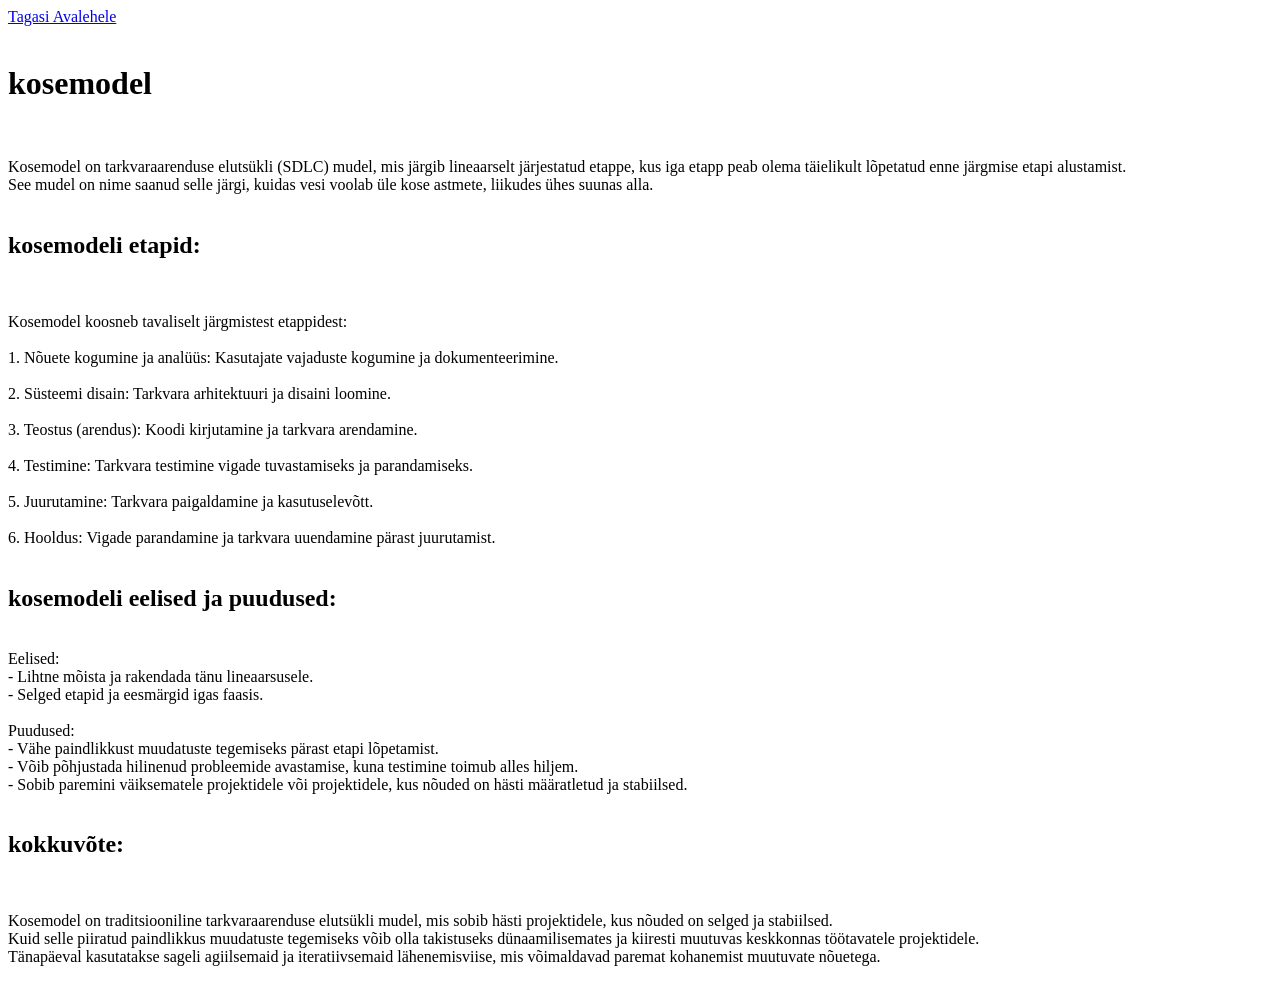
<file: SDLCmodels/waterfall.html>
<!DOCTYPE html>
<html lang="en">
<head>
    <meta charset="UTF-8">
    <meta name="viewport" content="width=device-width, initial-scale=1.0">
    <title>Waterfall ehk kosemodel</title>
</head>
<body>
    <a href ="../index.html">Tagasi Avalehele</a><br/><br/>
    <h1>kosemodel</h1><br/>
    <p>
        Kosemodel on tarkvaraarenduse elutsükli (SDLC) mudel, mis järgib lineaarselt järjestatud etappe, kus iga etapp peab olema täielikult lõpetatud enne järgmise etapi alustamist. <br/>
        See mudel on nime saanud selle järgi, kuidas vesi voolab üle kose astmete, liikudes ühes suunas alla.<br/><br/>
    </p>
    <h2>kosemodeli etapid:</h2><br/>
    <p>
        Kosemodel koosneb tavaliselt järgmistest etappidest:<br/><br/>
        1. Nõuete kogumine ja analüüs: Kasutajate vajaduste kogumine ja dokumenteerimine.<br/><br/>
        2. Süsteemi disain: Tarkvara arhitektuuri ja disaini loomine.<br/><br/>
        3. Teostus (arendus): Koodi kirjutamine ja tarkvara arendamine.<br/><br/>
        4. Testimine: Tarkvara testimine vigade tuvastamiseks ja parandamiseks.<br/><br/>
        5. Juurutamine: Tarkvara paigaldamine ja kasutuselevõtt.<br/><br/>
        6. Hooldus: Vigade parandamine ja tarkvara uuendamine pärast juurutamist.<br/><br/>
    </p>
    <h2>kosemodeli eelised ja puudused:</h2><br
    <p>
        Eelised:<br/>
        - Lihtne mõista ja rakendada tänu lineaarsusele.<br/>
        - Selged etapid ja eesmärgid igas faasis.<br/><br/>
        Puudused:<br/>
        - Vähe paindlikkust muudatuste tegemiseks pärast etapi lõpetamist.<br/>
        - Võib põhjustada hilinenud probleemide avastamise, kuna testimine toimub alles hiljem.<br/>
        - Sobib paremini väiksematele projektidele või projektidele, kus nõuded on hästi määratletud ja stabiilsed.<br/><br/>
    </p>
    <h2>kokkuvõte:</h2><br/>
    <p>
        Kosemodel on traditsiooniline tarkvaraarenduse elutsükli mudel, mis sobib hästi projektidele, kus nõuded on selged ja stabiilsed. <br/>
        Kuid selle piiratud paindlikkus muudatuste tegemiseks võib olla takistuseks dünaamilisemates ja kiiresti muutuvas keskkonnas töötavatele projektidele. <br/>
        Tänapäeval kasutatakse sageli agiilsemaid ja iteratiivsemaid lähenemisviise, mis võimaldavad paremat kohanemist muutuvate nõuetega.<br/><br/>
    </p>
    

    
</body>
</html>
</file>
<file: style.css>
* {
  margin: 0;
  padding: 0;
  box-sizing: border-box;
}

body {
  font-family: 'Oswald', sans-serif;
  background-color: #dbefff;
  color: black;
  padding: 30px;
  line-height: 1.6;
}

/* Tagasi link */
a {
  text-decoration: none;
  color: black;
  font-size: 18px;
  padding: 8px 14px;
  background-color: rgba(255,255,255,0.6);
  border-radius: 12px;
  transition: 0.3s;
}

a:hover {
  background-color: white;
}

/* Pealkirjad */
h1 {
  font-size: 42px;
  margin-bottom: 20px;
}

h2 {
  font-size: 30px;
  margin: 30px 0 15px;
}

h3 {
  font-size: 24px;
  margin: 20px 0 10px;
}

/* Tekst */
p {
  font-size: 20px;
  margin-bottom: 15px;
}

/* Sektsioonid (visuaalne "card") */
h1, h2, h3, p, table {
  background-color: rgba(255, 255, 255, 0.45);
  padding: 20px;
  border-radius: 18px;
}

/* Tabelid */
table {
  width: 100%;
  border-collapse: collapse;
  margin-top: 10px;
}

th {
  font-size: 20px;
  padding: 12px;
  text-align: left;
}

td {
  padding: 12px;
  font-size: 18px;
  vertical-align: top;
}

tr:nth-child(even) {
  background-color: rgba(255,255,255,0.4);
}

tr:nth-child(odd) {
  background-color: rgba(255,255,255,0.2);
}

/* Väike hover efekt */
tr:hover {
  background-color: white;
  transition: 0.2s;
}

/* Responsive */
@media (max-width: 768px) {
  body {
    padding: 15px;
  }

  h1 {
    font-size: 32px;
  }

  h2 {
    font-size: 24px;
  }

  h3 {
    font-size: 20px;
  }

  p {
    font-size: 18px;
  }

  th, td {
    font-size: 16px;
  }
}
</file>
